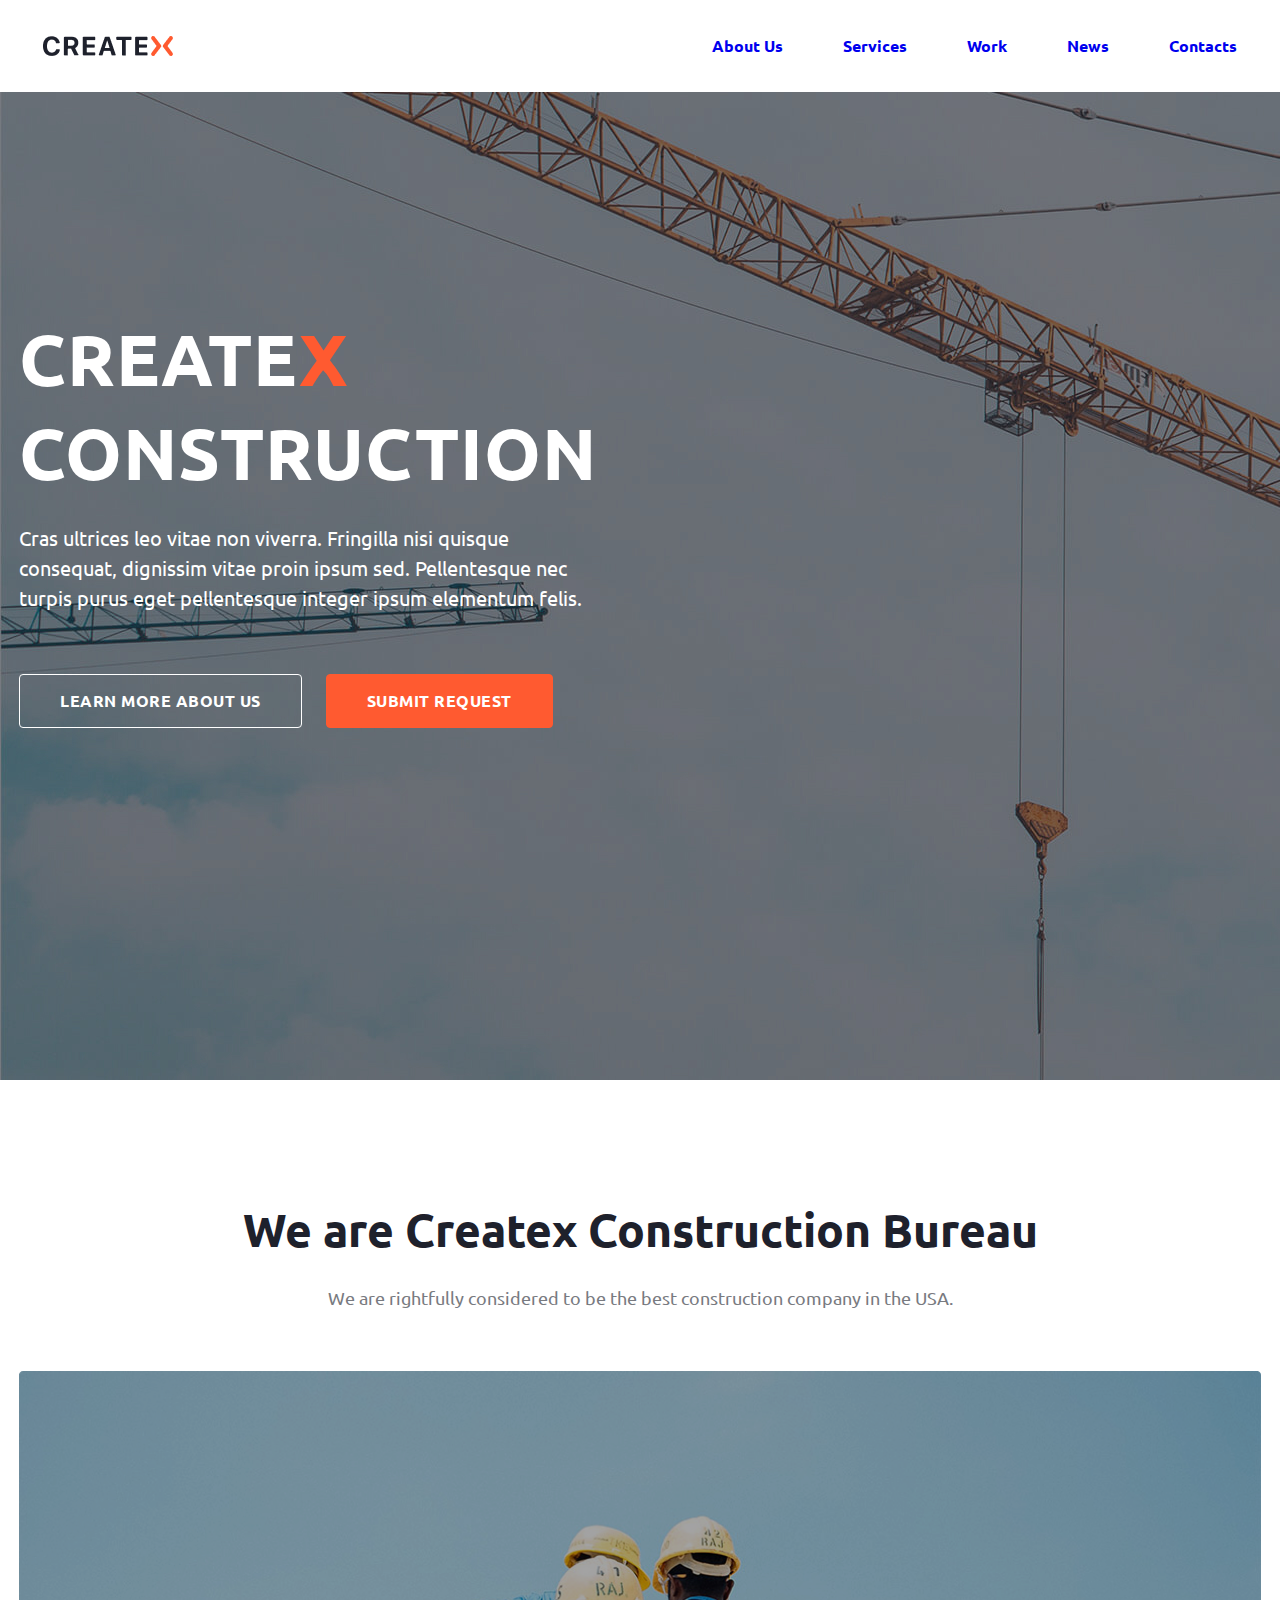
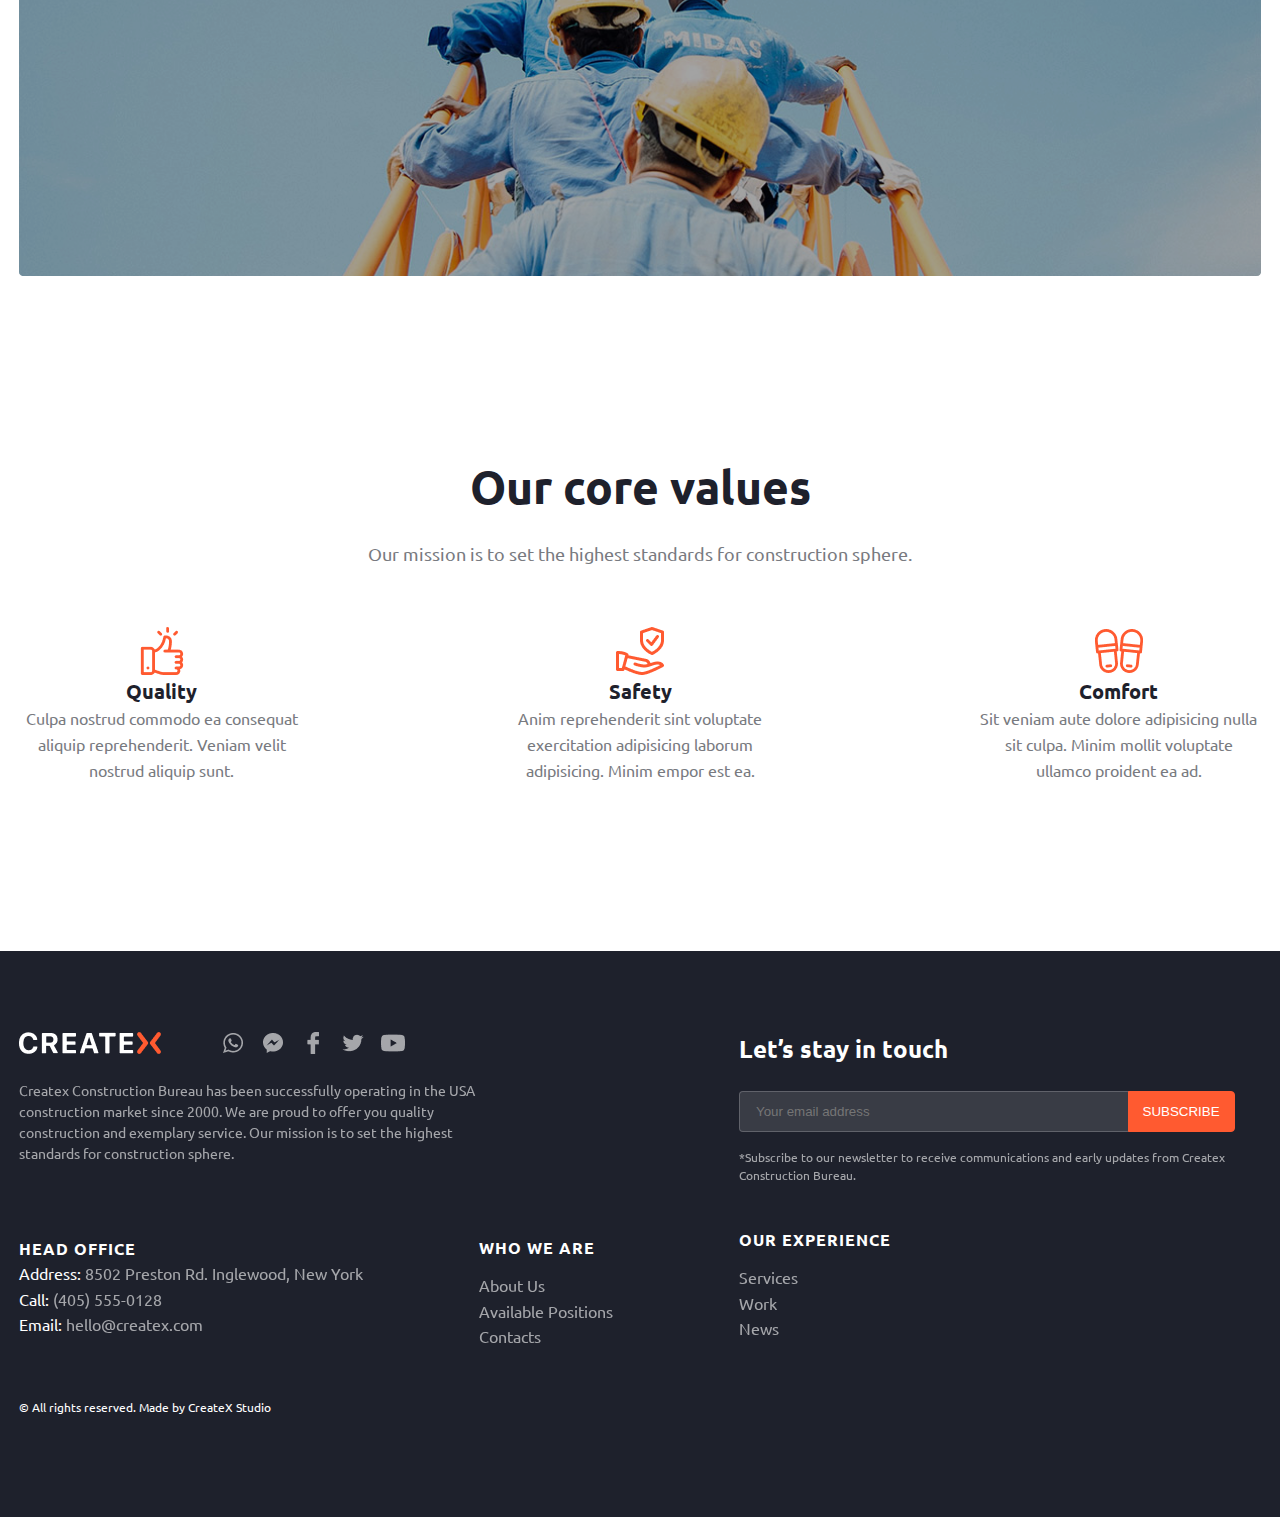
<file: CreateX/index.html>
<!DOCTYPE html>
<html lang="ru">
  <head>
    <meta charset="utf-8" />
    <meta name="viewport" content="width=device-width, initial-scale=1" />

    <link rel="preconnect" href="https://fonts.googleapis.com" />
    <link rel="preconnect" href="https://fonts.gstatic.com" crossorigin />
    <link
      href="https://fonts.googleapis.com/css2?family=Lato:wght@700;900&family=Ubuntu:wght@400;700&display=swap"
      rel="stylesheet"
    />

    <title>CreateX</title>

    <link rel="stylesheet" href="index.css" />
    <link
      href="https://cdn.jsdelivr.net/npm/bootstrap@5.3.2/dist/css/bootstrap.min.css"
      rel="stylesheet"
      integrity="sha384-T3c6CoIi6uLrA9TneNEoa7RxnatzjcDSCmG1MXxSR1GAsXEV/Dwwykc2MPK8M2HN"
      crossorigin="anonymous"
    />
  </head>
  <body>
    <div class="wrapper">
      <header>
        <div class="_container">
          <nav class="navbar">
            <a href="index.html" class="nav-branding">
              <img src="img/logo.png" alt="logo" />
            </a>

            <ul class="nav-menu">
              <li class="nav-item">
                <a href="#" class="nav-link">About Us</a>
              </li>
              <li class="nav-item">
                <a href="services.html" class="nav-link">Services</a>
              </li>
              <li class="nav-item">
                <a href="our_work.html" class="nav-link">Work</a>
              </li>
              <li class="nav-item">
                <a href="#" class="nav-link">News</a>
              </li>
              <li class="nav-item">
                <a href="#" class="nav-link">Contacts</a>
              </li>
            </ul>
            <div class="hamburger">
              <span class="bar"></span>
              <span class="bar"></span>
              <span class="bar"></span>
            </div>
          </nav>
        </div>
      </header>
      <main class="page">
        <div class="page__main-block main-block">
          <div class="main-block__container _container">
            <div class="main-block__body">
              <h1 class="main-block__title">
                CREATE<span class="color__text">X</span> <br />
                CONSTRUCTION
              </h1>
              <div class="main-block__text">
                Cras ultrices leo vitae non viverra. Fringilla nisi quisque
                <br />
                consequat, dignissim vitae proin ipsum sed. Pellentesque nec
                <br />
                turpis purus eget pellentesque integer ipsum elementum felis.
                <br />
              </div>
              <div class="main-block__buttons">
                <a class="main-block__button" href="">LEARN MORE ABOUT US</a>
                <a class="main-block__button main-block__button__orange" href=""
                  >SUBMIT REQUEST</a
                >
              </div>
            </div>
          </div>
        </div>
      </main>
      <div class="page__video-block video">
        <div class="video__container _container">
          <h2 class="video-block__title">We are Createx Construction Bureau</h2>
          <div class="video-block__text">
            We are rightfully considered to be the best construction company in
            the USA.
          </div>
          <div class="img">
            <img class="img" src="img/video_image.png" alt="video-image" />
          </div>
        </div>
      </div>
      <div class="page__values-block">
        <div class="values__container _container">
          <h3 class="values-block__title">Our core values</h3>
          <div class="values-block__text">
            Our mission is to set the highest standards for construction sphere.
          </div>
          <div class="icon-boxes">
            <div class="quality ic">
              <img src="img/ic-like.png" alt="ic-like" />
              <div class="icon-boxes__title">Quality</div>
              <div class="icon-boxes__text">
                Culpa nostrud commodo ea consequat aliquip reprehenderit. Veniam
                velit nostrud aliquip sunt.
              </div>
            </div>
            <div class="safety ic">
              <img src="img/ic-hand.png" alt="ic-like" />
              <div class="icon-boxes__title">Safety</div>
              <div class="icon-boxes__text">
                Anim reprehenderit sint voluptate exercitation adipisicing
                laborum adipisicing. Minim empor est ea.
              </div>
            </div>
            <div class="comfort ic">
              <img src="img/ic-slippers.png" alt="ic-like" />
              <div class="icon-boxes__title">Comfort</div>
              <div class="icon-boxes__text">
                Sit veniam aute dolore adipisicing nulla sit culpa. Minim mollit
                voluptate ullamco proident ea ad.
              </div>
            </div>
          </div>
        </div>
      </div>
      <!-- <div class="page__request-form">
        <div class="request-form__container _container">
          <h4 class="request-form__title">
            Want to know more? Ask us a question:
          </h4>
          <div class="request-form">
            <div class="name">.</div>
            <div class="phone"></div>
            <div class="meassage"></div>
            <div class="request-form__button">SEND</div>
          </div>
        </div>
      </div> -->
      <footer class="footer">
        <div class="footer-block _container">
          <div class="left-side__footer">
            <div class="logo_and_socials">
              <div class="img__logo">
                <img src="img/logo_bright.png" alt="logo" />
              </div>
              <div class="socials">
                <a class="socials_logo" href="">
                  <img src="img/Whatsapp.png" alt="" />
                </a>
                <a class="socials_logo" href="">
                  <img src="img/Messanger.png" alt="" />
                </a>
                <a class="socials_logo" href="">
                  <img src="img/Facebook.png" alt="" />
                </a>
                <a class="socials_logo" href="">
                  <img src="img/Twitter.png" alt="" />
                </a>
                <a class="socials_logo" href="">
                  <img src="img/YouTube.png" alt="" />
                </a>
              </div>
            </div>
            <div class="footer__text">
              Createx Construction Bureau has been successfully operating in the
              USA construction market since 2000. We are proud to offer you
              quality construction and exemplary service. Our mission is to set
              the highest standards for construction sphere.
            </div>
            <div class="contacts">
              <h4 class="footer__title">HEAD OFFICE</h4>
              <div class="footer__text__contacts">
                Address:<span class="footer__faded__text">
                  8502 Preston Rd. Inglewood, New York</span
                >
              </div>
              <div class="footer__text__contacts">
                Call:<span class="footer__faded__text"> (405) 555-0128</span>
              </div>
              <div class="footer__text__contacts">
                Email:<span class="footer__faded__text">
                  hello@createx.com</span
                >
              </div>
            </div>
            <div class="copyright">
              © All rights reserved. Made by CreateX Studio
            </div>
          </div>
          <div class="center-side__footer">
            <div class="who-we-are">
              <div class="footer__title">WHO WE ARE</div>
              <div class="links-block">
                <a class="links" href="">About Us</a>
                <a class="links" href="">Available Positions</a>
                <a class="links" href="">Contacts</a>
              </div>
            </div>
          </div>
          <div class="right-side__footer">
            <div class="subscribe">
              <div class="footer__title__right">Let’s stay in touch</div>
              <form class="footer__form">
                <input
                  type="text"
                  class="footer-main-block__input"
                  name="email"
                  id="email"
                  placeholder="Your email address "
                />
                <button class="footer-main-block__button" type="submit">
                  subscribe
                </button>
              </form>
              <div class="footer__text__right">
                *Subscribe to our newsletter to receive communications and early
                updates from Createx Construction Bureau.
              </div>
              <div class="experience">
                <div class="footer__title">OUR EXPERIENCE</div>
                <div class="links-block">
                  <a href="" class="links">Services</a>
                  <a href="" class="links">Work</a>
                  <a href="" class="links">News</a>
                </div>
              </div>
            </div>
          </div>
        </div>
      </footer>
    </div>

    <script src="script.js"></script>
    <script
      src="https://cdn.jsdelivr.net/npm/bootstrap@5.3.2/dist/js/bootstrap.bundle.min.js"
      integrity="sha384-C6RzsynM9kWDrMNeT87bh95OGNyZPhcTNXj1NW7RuBCsyN/o0jlpcV8Qyq46cDfL"
      crossorigin="anonymous"
    ></script>
  </body>
</html>
</file>
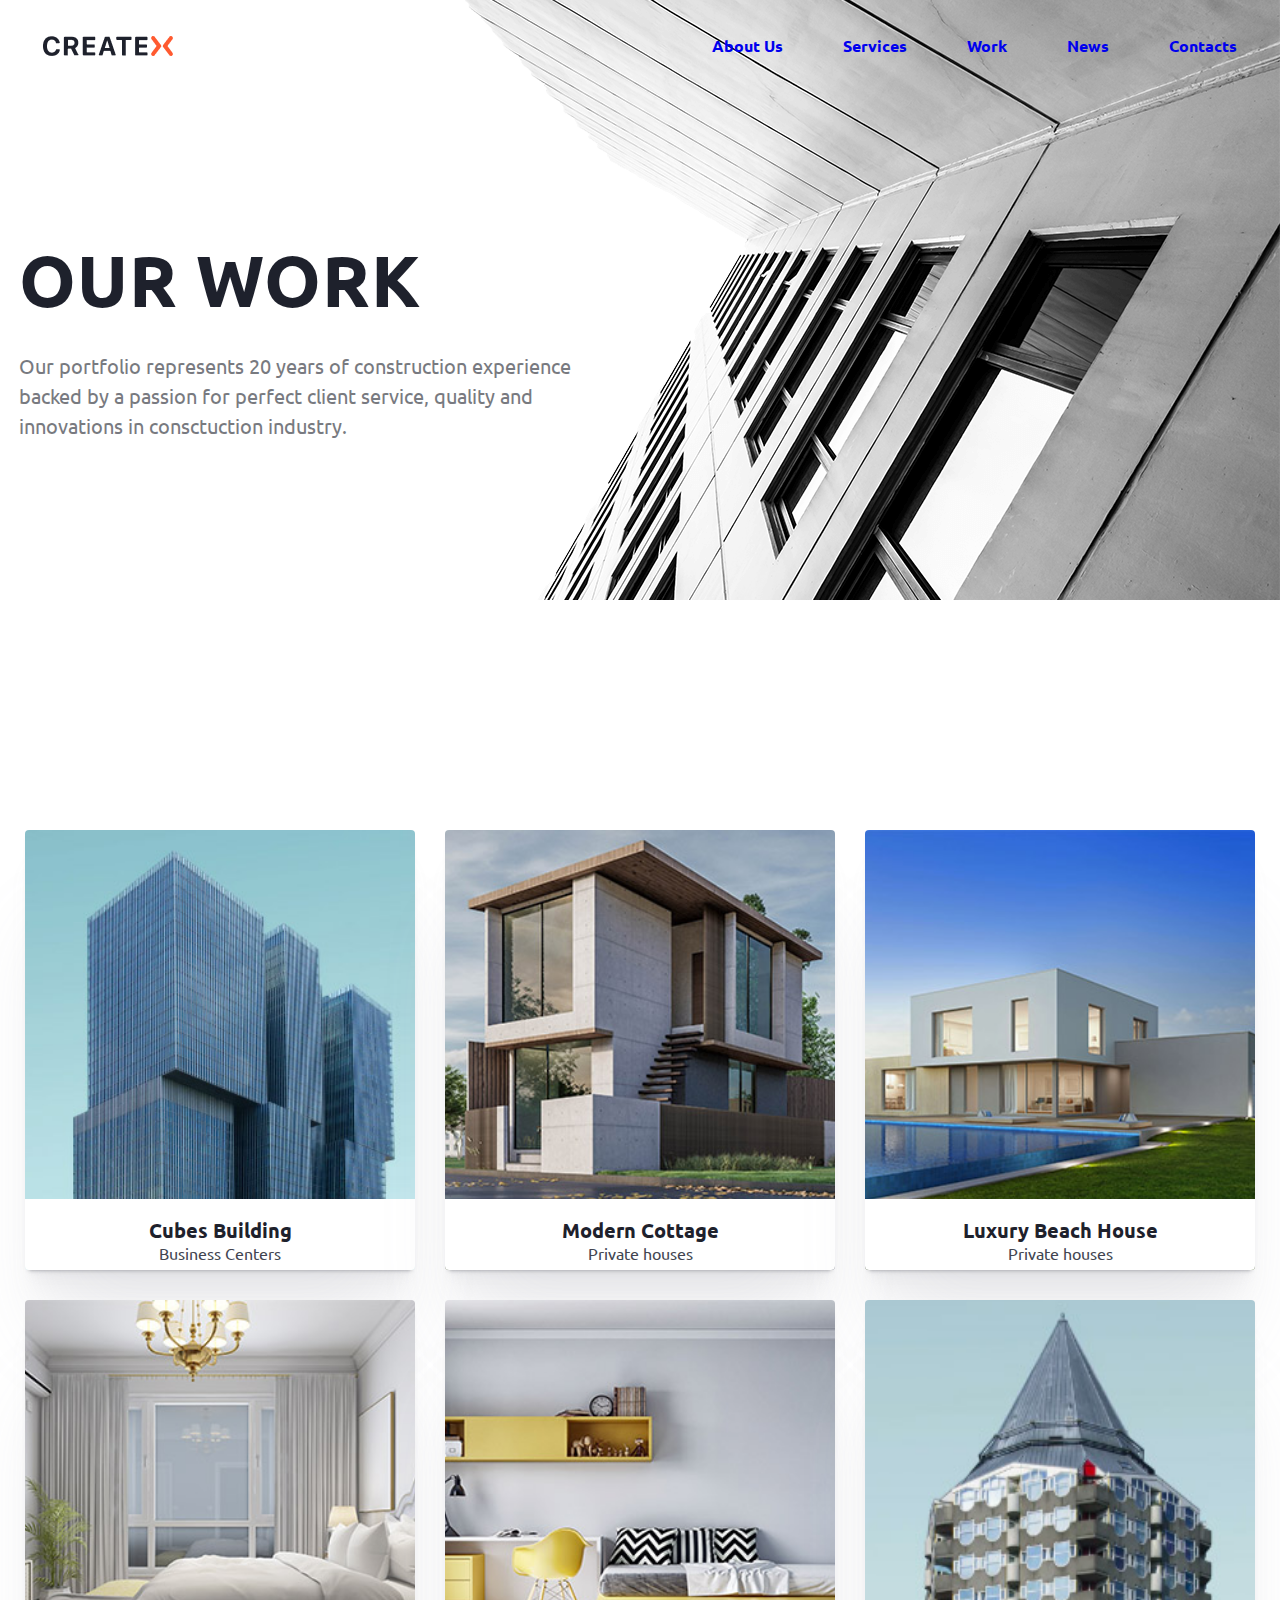
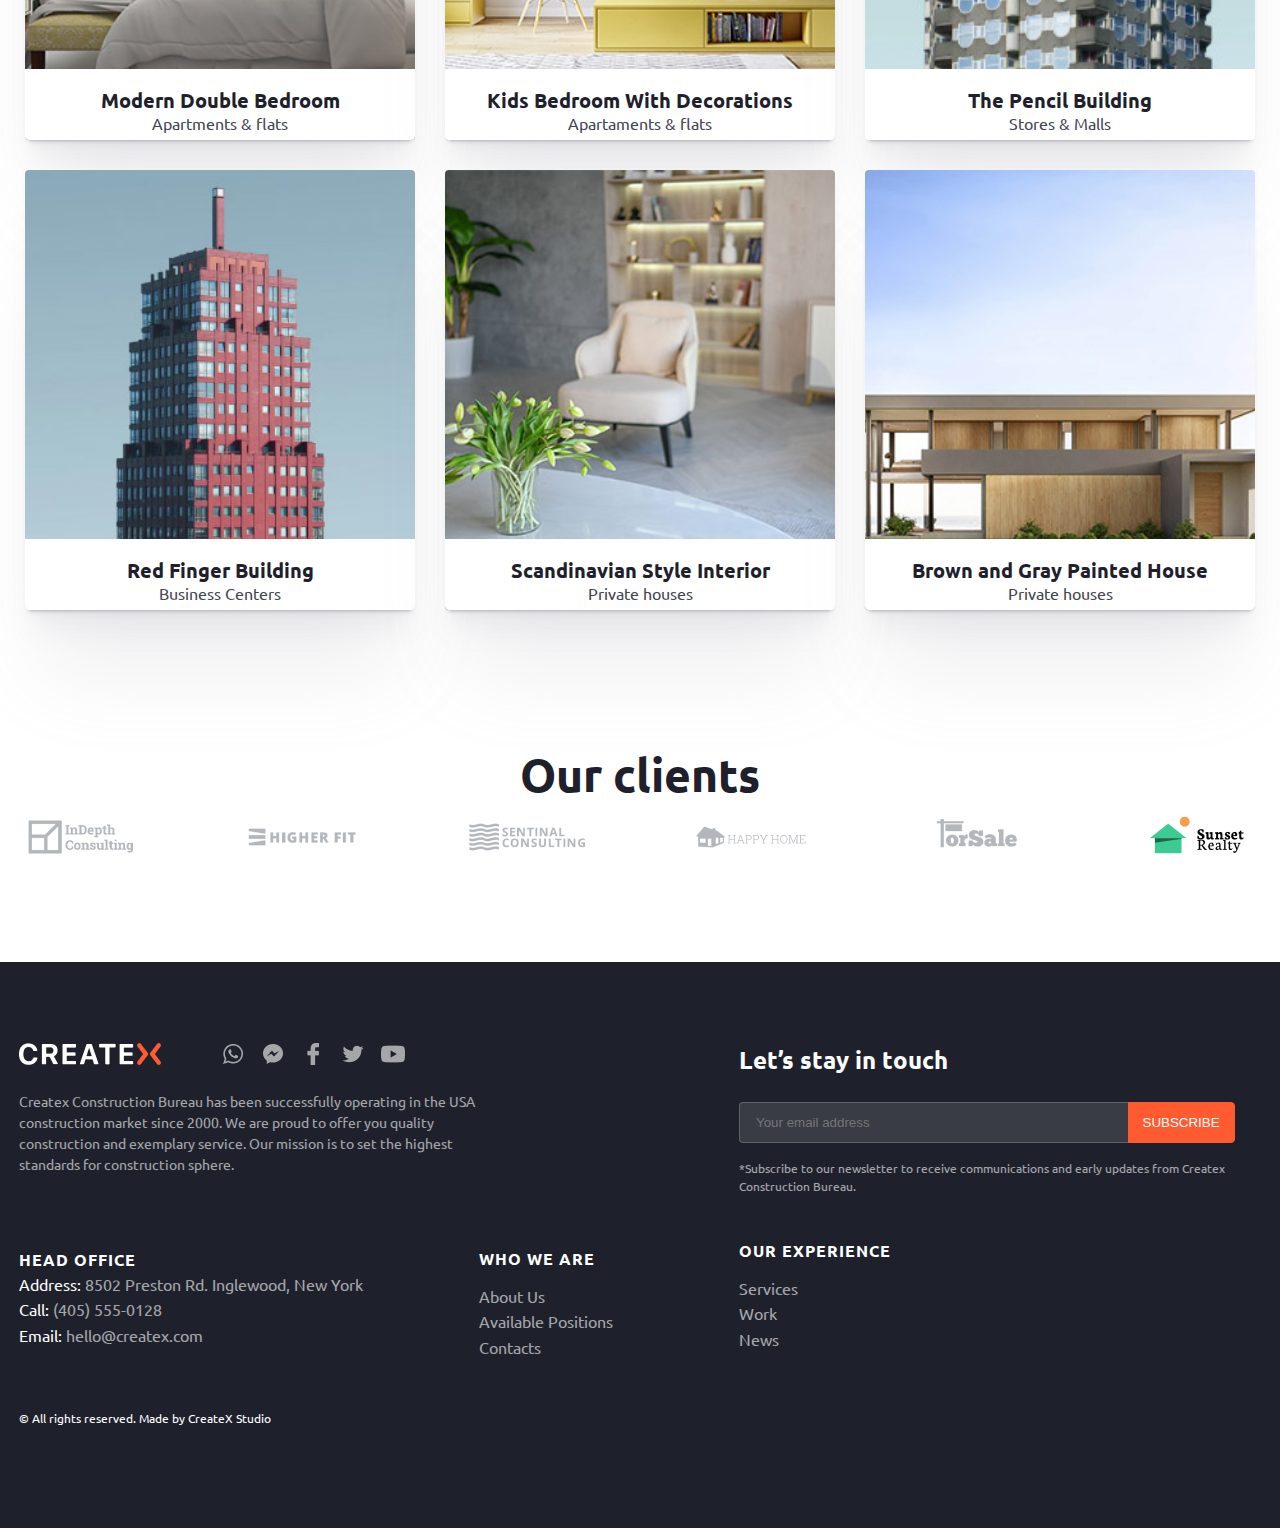
<file: CreateX/our_work.html>
<!DOCTYPE html>
<html lang="ru">
  <head>
    <meta charset="UTF-8" />
    <meta name="viewport" content="width=device-width, initial-scale=1.0" />

    <link rel="preconnect" href="https://fonts.googleapis.com" />
    <link rel="preconnect" href="https://fonts.gstatic.com" crossorigin />
    <link
      href="https://fonts.googleapis.com/css2?family=Lato:wght@700;900&family=Ubuntu:wght@400;700&display=swap"
      rel="stylesheet"
    />

    <title>CreateX</title>

    <link rel="stylesheet" href="index.css" />
    <link
      href="https://cdn.jsdelivr.net/npm/bootstrap@5.3.2/dist/css/bootstrap.min.css"
      rel="stylesheet"
      integrity="sha384-T3c6CoIi6uLrA9TneNEoa7RxnatzjcDSCmG1MXxSR1GAsXEV/Dwwykc2MPK8M2HN"
      crossorigin="anonymous"
    />
  </head>
  <body>
    <div class="wrapper">
      <header>
        <div class="our_work_background">
          <div class="_container">
            <nav class="navbar">
              <a href="index.html" class="nav-branding">
                <img src="img/logo.png" alt="logo" />
              </a>

              <ul class="nav-menu">
                <li class="nav-item">
                  <a href="#" class="nav-link">About Us</a>
                </li>
                <li class="nav-item">
                  <a href="services.html" class="nav-link">Services</a>
                </li>
                <li class="nav-item">
                  <a href="#" class="nav-link">Work</a>
                </li>
                <li class="nav-item">
                  <a href="#" class="nav-link">News</a>
                </li>
                <li class="nav-item">
                  <a href="#" class="nav-link">Contacts</a>
                </li>
              </ul>
              <div class="hamburger">
                <span class="bar"></span>
                <span class="bar"></span>
                <span class="bar"></span>
              </div>
            </nav>
            <div class="page__title">
              <h1 class="display__1">OUR WORK</h1>
              <div class="text__base__regular">
                Our portfolio represents 20 years of construction experience
                backed by a passion for perfect client service, quality and
                innovations in consctuction industry.
              </div>
            </div>
          </div>
        </div>
      </header>
      <main>
        <div class="portfolio">
          <div class="portfolio__container _container a">
            <div class="portfolio__card">
              <img
                src="img/cubes__building.png"
                alt="Не удалось загрузить изображение"
                class="portfolio__image"
              />
              <div class="portfolio__info">
                <div class="portfolio__info">
                  <p class="portfolio__subtitle lead-bold">Cubes Building</p>
                  <div class="portfolio__small-subtitle small-regular">
                    Business Centers
                  </div>
                  <a
                    href="#"
                    class="portfolio__button button button_color_transparent-orange"
                    >View project</a
                  >
                </div>
              </div>
            </div>
            <div class="portfolio__card">
              <img
                src="img/modern_cottage.png"
                alt="Не удалось загрузить изображение"
                class="portfolio__image"
              />
              <div class="portfolio__info">
                <div class="portfolio__info">
                  <p class="portfolio__subtitle lead-bold">Modern Cottage</p>
                  <div class="portfolio__small-subtitle small-regular">
                    Private houses
                  </div>
                  <a
                    href="#"
                    class="portfolio__button button button_color_transparent-orange"
                    >View project</a
                  >
                </div>
              </div>
            </div>
            <div class="portfolio__card">
              <img
                src="img/luxury_house.png"
                alt="Не удалось загрузить изображение"
                class="portfolio__image"
              />
              <div class="portfolio__info">
                <div class="portfolio__info">
                  <p class="portfolio__subtitle lead-bold">
                    Luxury Beach House
                  </p>
                  <div class="portfolio__small-subtitle small-regular">
                    Private houses
                  </div>
                  <a
                    href="#"
                    class="portfolio__button button button_color_transparent-orange"
                    >View project</a
                  >
                </div>
              </div>
            </div>
            <div class="portfolio__card">
              <img
                src="img/double_bedroom.png"
                alt="Не удалось загрузить изображение"
                class="portfolio__image"
              />
              <div class="portfolio__info">
                <div class="portfolio__info">
                  <p class="portfolio__subtitle lead-bold">
                    Modern Double Bedroom
                  </p>
                  <div class="portfolio__small-subtitle small-regular">
                    Apartments & flats
                  </div>
                  <a
                    href="#"
                    class="portfolio__button button button_color_transparent-orange"
                    >View project</a
                  >
                </div>
              </div>
            </div>
            <div class="portfolio__card">
              <img
                src="img/debdroo_with_decorations.png"
                alt="Не удалось загрузить изображение"
                class="portfolio__image"
              />
              <div class="portfolio__info">
                <div class="portfolio__info">
                  <p class="portfolio__subtitle lead-bold">
                    Kids Bedroom With Decorations
                  </p>
                  <div class="portfolio__small-subtitle small-regular">
                    Apartaments & flats
                  </div>
                  <a
                    href="#"
                    class="portfolio__button button button_color_transparent-orange"
                    >View project</a
                  >
                </div>
              </div>
            </div>
            <div class="portfolio__card">
              <img
                src="img/pencil_building.png"
                alt="Не удалось загрузить изображение"
                class="portfolio__image"
              />
              <div class="portfolio__info">
                <div class="portfolio__info">
                  <p class="portfolio__subtitle lead-bold">
                    The Pencil Building
                  </p>
                  <div class="portfolio__small-subtitle small-regular">
                    Stores & Malls
                  </div>
                  <a
                    href="#"
                    class="portfolio__button button button_color_transparent-orange"
                    >View project</a
                  >
                </div>
              </div>
            </div>
            <div class="portfolio__card">
              <img
                src="img/red_finger.png"
                alt="Не удалось загрузить изображение"
                class="portfolio__image"
              />
              <div class="portfolio__info">
                <div class="portfolio__info">
                  <p class="portfolio__subtitle lead-bold">
                    Red Finger Building
                  </p>
                  <div class="portfolio__small-subtitle small-regular">
                    Business Centers
                  </div>
                  <a
                    href="#"
                    class="portfolio__button button button_color_transparent-orange"
                    >View project</a
                  >
                </div>
              </div>
            </div>
            <div class="portfolio__card">
              <img
                src="img/scandinavian_style.png"
                alt="Не удалось загрузить изображение"
                class="portfolio__image"
              />
              <div class="portfolio__info">
                <div class="portfolio__info">
                  <p class="portfolio__subtitle lead-bold">
                    Scandinavian Style Interior
                  </p>
                  <div class="portfolio__small-subtitle small-regular">
                    Private houses
                  </div>
                  <a
                    href="#"
                    class="portfolio__button button button_color_transparent-orange"
                    >View project</a
                  >
                </div>
              </div>
            </div>
            <div class="portfolio__card">
              <img
                src="img/brown_and_gray.png"
                alt="Не удалось загрузить изображение"
                class="portfolio__image"
              />
              <div class="portfolio__info">
                <div class="portfolio__info">
                  <p class="portfolio__subtitle lead-bold">
                    Brown and Gray Painted House
                  </p>
                  <div class="portfolio__small-subtitle small-regular">
                    Private houses
                  </div>
                  <a
                    href="#"
                    class="portfolio__button button button_color_transparent-orange"
                    >View project</a
                  >
                </div>
              </div>
            </div>
          </div>
        </div>
        <div class="clients">
          <div class="_container">
            <h1 class="our__clients">Our clients</h1>
            <div class="client-logo">
              <a href="#" class="to__client">
                <img
                  src="img/InDepth Consulting Logo - Untitled Page.png"
                  alt=""
                  class="logo__img"
                />
              </a>
              <a href="#" class="to__client">
                <img
                  src="img/Higher Fit Logo - Untitled Page.png"
                  alt=""
                  class="logo__img"
                />
              </a>
              <a href="#" class="to__client">
                <img
                  src="img/Sentinal Consulting Logo.png"
                  alt=""
                  class="logo__img"
                />
              </a>
              <a href="#" class="to__client">
                <img src="img/Happy Home Logo.png" alt="" class="logo__img" />
              </a>
              <a href="#" class="to__client">
                <img src="img/For Sale Logo.png" alt="" class="logo__img" />
              </a>
              <a href="#" class="to__client">
                <img
                  src="img/Sunset Realty Logo.png"
                  alt=""
                  class="logo__img"
                />
              </a>
            </div>
          </div>
        </div>
      </main>
      <footer class="footer">
        <div class="footer-block _container">
          <div class="left-side__footer">
            <div class="logo_and_socials">
              <div class="img__logo">
                <img src="img/logo_bright.png" alt="logo" />
              </div>
              <div class="socials">
                <a class="socials_logo" href="">
                  <img src="img/Whatsapp.png" alt="" />
                </a>
                <a class="socials_logo" href="">
                  <img src="img/Messanger.png" alt="" />
                </a>
                <a class="socials_logo" href="">
                  <img src="img/Facebook.png" alt="" />
                </a>
                <a class="socials_logo" href="">
                  <img src="img/Twitter.png" alt="" />
                </a>
                <a class="socials_logo" href="">
                  <img src="img/YouTube.png" alt="" />
                </a>
              </div>
            </div>
            <div class="footer__text">
              Createx Construction Bureau has been successfully operating in the
              USA construction market since 2000. We are proud to offer you
              quality construction and exemplary service. Our mission is to set
              the highest standards for construction sphere.
            </div>
            <div class="contacts">
              <h4 class="footer__title">HEAD OFFICE</h4>
              <div class="footer__text__contacts">
                Address:<span class="footer__faded__text">
                  8502 Preston Rd. Inglewood, New York</span
                >
              </div>
              <div class="footer__text__contacts">
                Call:<span class="footer__faded__text"> (405) 555-0128</span>
              </div>
              <div class="footer__text__contacts">
                Email:<span class="footer__faded__text">
                  hello@createx.com</span
                >
              </div>
            </div>
            <div class="copyright">
              © All rights reserved. Made by CreateX Studio
            </div>
          </div>
          <div class="center-side__footer">
            <div class="who-we-are">
              <div class="footer__title">WHO WE ARE</div>
              <div class="links-block">
                <a class="links" href="">About Us</a>
                <a class="links" href="">Available Positions</a>
                <a class="links" href="">Contacts</a>
              </div>
            </div>
          </div>
          <div class="right-side__footer">
            <div class="subscribe">
              <div class="footer__title__right">Let’s stay in touch</div>
              <form class="footer__form">
                <input
                  type="text"
                  class="footer-main-block__input"
                  name="email"
                  id="email"
                  placeholder="Your email address "
                />
                <button class="footer-main-block__button" type="submit">
                  subscribe
                </button>
              </form>
              <div class="footer__text__right">
                *Subscribe to our newsletter to receive communications and early
                updates from Createx Construction Bureau.
              </div>
              <div class="experience">
                <div class="footer__title">OUR EXPERIENCE</div>
                <div class="links-block">
                  <a href="" class="links">Services</a>
                  <a href="" class="links">Work</a>
                  <a href="" class="links">News</a>
                </div>
              </div>
            </div>
          </div>
        </div>
      </footer>
    </div>
  </body>
</html>
</file>
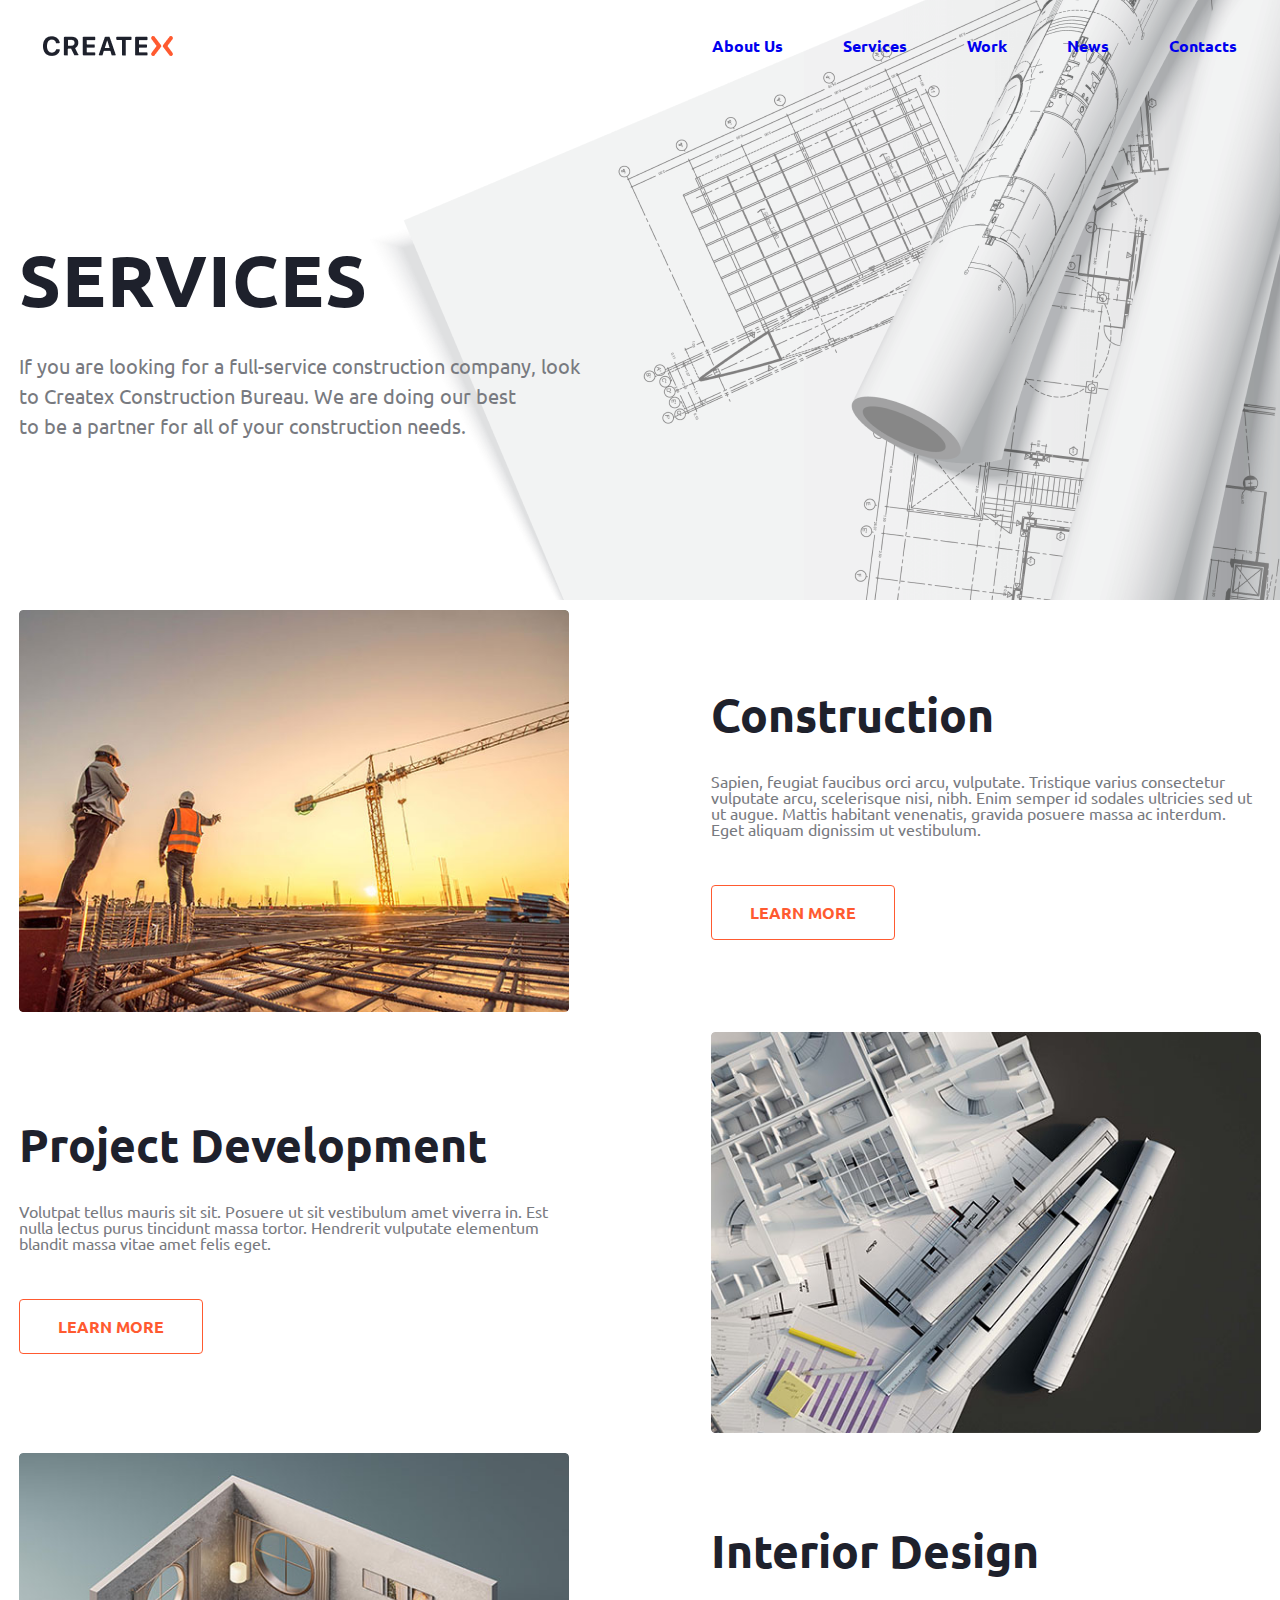
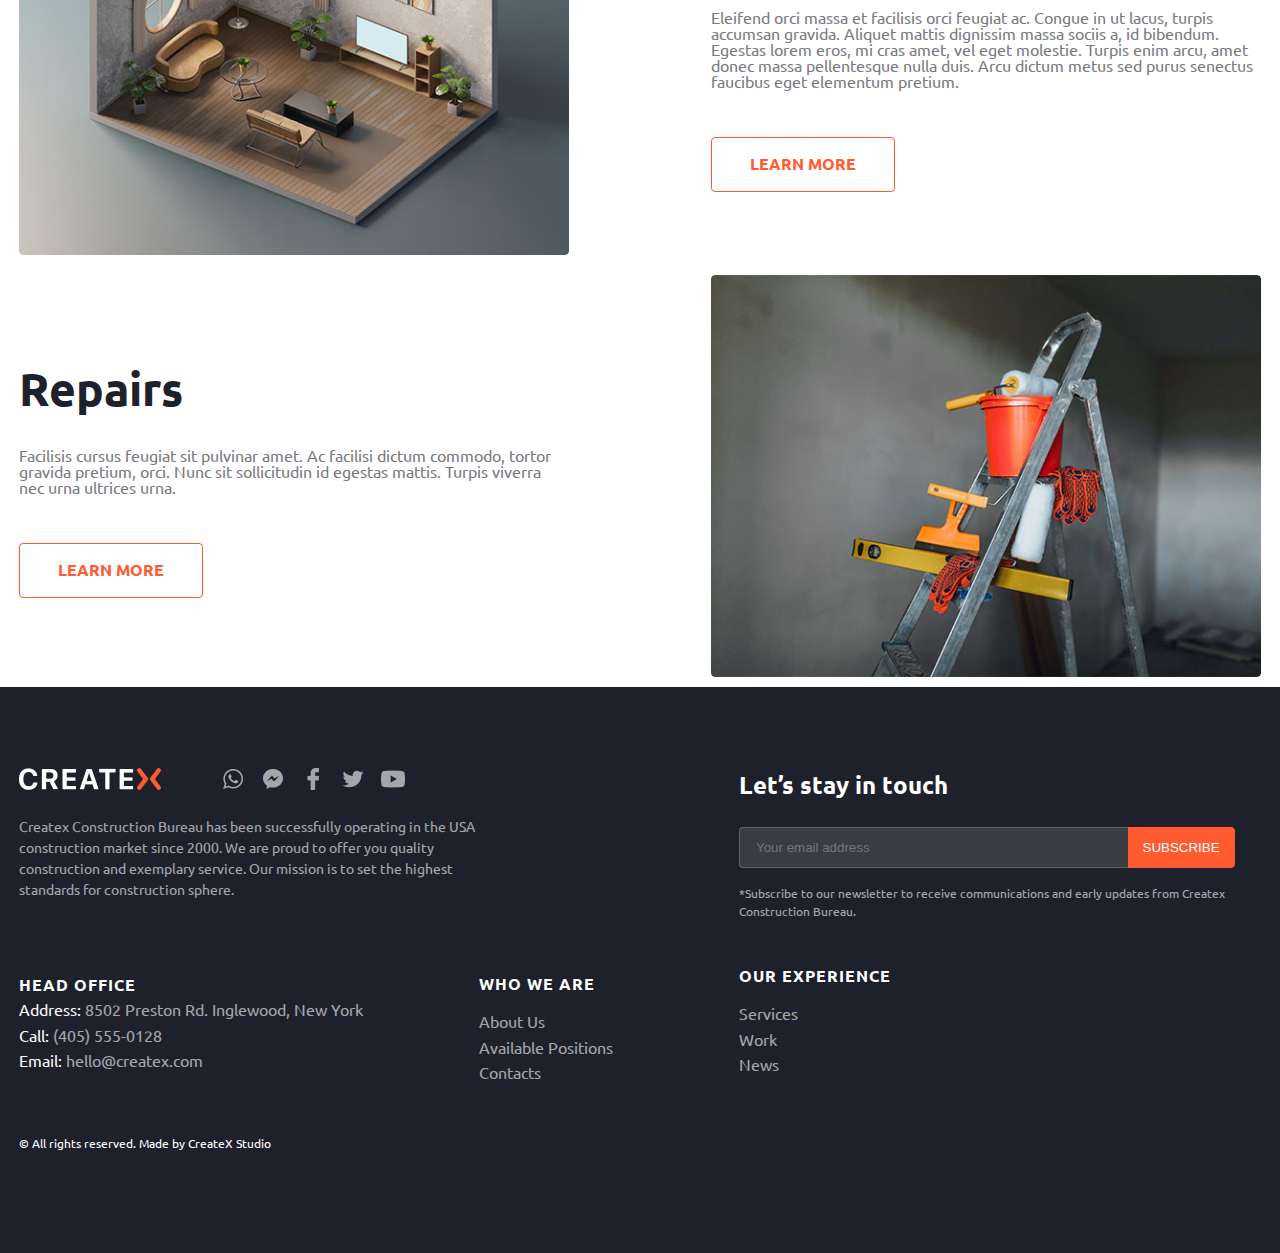
<file: CreateX/services.html>
<!DOCTYPE html>
<html lang="ru">
  <head>
    <meta charset="UTF-8" />
    <meta name="viewport" content="width=device-width, initial-scale=1.0" />

    <link rel="preconnect" href="https://fonts.googleapis.com" />
    <link rel="preconnect" href="https://fonts.gstatic.com" crossorigin />
    <link
      href="https://fonts.googleapis.com/css2?family=Lato:wght@700;900&family=Ubuntu:wght@400;700&display=swap"
      rel="stylesheet"
    />

    <title>CreateX</title>

    <link rel="stylesheet" href="index.css" />
    <link
      href="https://cdn.jsdelivr.net/npm/bootstrap@5.3.2/dist/css/bootstrap.min.css"
      rel="stylesheet"
      integrity="sha384-T3c6CoIi6uLrA9TneNEoa7RxnatzjcDSCmG1MXxSR1GAsXEV/Dwwykc2MPK8M2HN"
      crossorigin="anonymous"
    />
  </head>
  <body>
    <div class="wrapper">
      <header>
        <div class="services__background">
          <div class="_container">
            <nav class="navbar">
              <a href="index.html" class="nav-branding">
                <img src="img/logo.png" alt="logo" />
              </a>

              <ul class="nav-menu">
                <li class="nav-item">
                  <a href="#" class="nav-link">About Us</a>
                </li>
                <li class="nav-item">
                  <a href="#" class="nav-link">Services</a>
                </li>
                <li class="nav-item">
                  <a href="our_work.html" class="nav-link">Work</a>
                </li>
                <li class="nav-item">
                  <a href="#" class="nav-link">News</a>
                </li>
                <li class="nav-item">
                  <a href="#" class="nav-link">Contacts</a>
                </li>
              </ul>
              <div class="hamburger">
                <span class="bar"></span>
                <span class="bar"></span>
                <span class="bar"></span>
              </div>
            </nav>
            <div class="page__title">
              <h1 class="display__1">SERVICES</h1>
              <div class="text__base__regular">
                If you are looking for a full-service construction company, look
                to Createx Construction Bureau. We are doing our best
                to be a partner for all of your construction needs.
              </div>
            </div>
          </div>
        </div>
      </header>
      <div class="services-list">
        <div class="_container">
          <div class="services-list__element">
            <div class="services-list__block">
              <img
                src="img/construction.png"
                alt="Не удалось загрузить изображение"
                class="services-list__image"
              />
            </div>
            <div class="services-list__block">
              <h2 class="services-list__title">Construction</h2>
              <p class="services-list__description">
                Sapien, feugiat faucibus orci arcu, vulputate. Tristique varius
                consectetur vulputate arcu, scelerisque nisi, nibh. Enim semper
                id sodales ultricies sed ut ut augue. Mattis habitant venenatis,
                gravida posuere massa ac interdum. Eget aliquam dignissim ut
                vestibulum.
              </p>
              <a href="#" class="services-list__button">Learn more</a>
            </div>
          </div>
          <div class="services-list__element">
            <div class="services-list__block">
              <h2 class="services-list__title">Project Development</h2>
              <p class="services-list__description">
                Volutpat tellus mauris sit sit. Posuere ut sit vestibulum amet
                viverra in. Est nulla lectus purus tincidunt massa tortor.
                Hendrerit vulputate elementum blandit massa vitae amet felis
                eget.
              </p>
              <a href="#" class="services-list__button">Learn more</a>
            </div>
            <div class="services-list__block">
              <img
                src="img/project_development.png"
                alt="Не удалось загрузить изображение"
                class="services-list__image"
              />
            </div>
          </div>
          <div class="services-list__element">
            <div class="services-list__block">
              <img
                src="img/interior_design.png"
                alt="Не удалось загрузить изображение"
                class="services-list__image"
              />
            </div>
            <div class="services-list__block">
              <h2 class="services-list__title">Interior Design</h2>
              <p class="services-list__description">
                Eleifend orci massa et facilisis orci feugiat ac. Congue in ut
                lacus, turpis accumsan gravida. Aliquet mattis dignissim massa
                sociis a, id bibendum. Egestas lorem eros, mi cras amet, vel
                eget molestie. Turpis enim arcu, amet donec massa pellentesque
                nulla duis. Arcu dictum metus sed purus senectus faucibus eget
                elementum pretium.
              </p>
              <a
                href="#"
                class="services-list__button button button_color_transparent-orange"
                >Learn more</a
              >
            </div>
          </div>
          <div class="services-list__element">
            <div class="services-list__block">
              <h2 class="services-list__title">Repairs</h2>
              <p class="services-list__description">
                Facilisis cursus feugiat sit pulvinar amet. Ac facilisi dictum
                commodo, tortor gravida pretium, orci. Nunc sit sollicitudin id
                egestas mattis. Turpis viverra nec urna ultrices urna.
              </p>
              <a
                href="#"
                class="services-list__button button button_color_transparent-orange"
                >Learn more</a
              >
            </div>
            <div class="services-list__block">
              <img
                src="img/repairs.png"
                alt="Не удалось загрузить изображение"
                class="services-list__image"
              />
            </div>
          </div>
        </div>
      </div>
      <footer class="footer">
        <div class="footer-block _container">
          <div class="left-side__footer">
            <div class="logo_and_socials">
              <div class="img__logo">
                <img src="img/logo_bright.png" alt="logo" />
              </div>
              <div class="socials">
                <a class="socials_logo" href="">
                  <img src="img/Whatsapp.png" alt="" />
                </a>
                <a class="socials_logo" href="">
                  <img src="img/Messanger.png" alt="" />
                </a>
                <a class="socials_logo" href="">
                  <img src="img/Facebook.png" alt="" />
                </a>
                <a class="socials_logo" href="">
                  <img src="img/Twitter.png" alt="" />
                </a>
                <a class="socials_logo" href="">
                  <img src="img/YouTube.png" alt="" />
                </a>
              </div>
            </div>
            <div class="footer__text">
              Createx Construction Bureau has been successfully operating in the
              USA construction market since 2000. We are proud to offer you
              quality construction and exemplary service. Our mission is to set
              the highest standards for construction sphere.
            </div>
            <div class="contacts">
              <h4 class="footer__title">HEAD OFFICE</h4>
              <div class="footer__text__contacts">
                Address:<span class="footer__faded__text">
                  8502 Preston Rd. Inglewood, New York</span
                >
              </div>
              <div class="footer__text__contacts">
                Call:<span class="footer__faded__text"> (405) 555-0128</span>
              </div>
              <div class="footer__text__contacts">
                Email:<span class="footer__faded__text">
                  hello@createx.com</span
                >
              </div>
            </div>
            <div class="copyright">
              © All rights reserved. Made by CreateX Studio
            </div>
          </div>
          <div class="center-side__footer">
            <div class="who-we-are">
              <div class="footer__title">WHO WE ARE</div>
              <div class="links-block">
                <a class="links" href="">About Us</a>
                <a class="links" href="">Available Positions</a>
                <a class="links" href="">Contacts</a>
              </div>
            </div>
          </div>
          <div class="right-side__footer">
            <div class="subscribe">
              <div class="footer__title__right">Let’s stay in touch</div>
              <form class="footer__form">
                <input
                  type="text"
                  class="footer-main-block__input"
                  name="email"
                  id="email"
                  placeholder="Your email address "
                />
                <button class="footer-main-block__button" type="submit">
                  subscribe
                </button>
              </form>
              <div class="footer__text__right">
                *Subscribe to our newsletter to receive communications and early
                updates from Createx Construction Bureau.
              </div>
              <div class="experience">
                <div class="footer__title">OUR EXPERIENCE</div>
                <div class="links-block">
                  <a href="" class="links">Services</a>
                  <a href="" class="links">Work</a>
                  <a href="" class="links">News</a>
                </div>
              </div>
            </div>
          </div>
        </div>
      </footer>
    </div>
  </body>
</html>
</file>
<file: CreateX/index.css>
* {
  padding: 0;
  margin: 0;
  box-sizing: border-box;
}
a,
a:visited {
  text-decoration: none;
}
body {
  height: 100%;
  line-height: 1;
  font-size: 16px;
  color: #424551;
  font-family: Ubuntu;
}
ul {
  list-style-type: none;
  text-decoration: none;
}
a {
  text-decoration: none;
}
.wrapper {
  min-height: 100%;
  overflow: hidden;
  display: flex;
  flex-direction: column;
}
._container {
  max-width: 1242px;
  margin: 0px auto;
  padding: 0px 15px;
  box-sizing: content-box;
}
/* Шапка */
.navbar {
  min-height: 92px;
  display: flex;
  justify-content: space-between;
  align-items: center;
  padding: 0 24px;
}
.nav-menu {
  display: flex;
  justify-content: space-between;
  align-items: center;
  gap: 60px;
  margin-bottom: 0;
}
.nav-item {
  color: var(--gray-800, #424551);
  transition: 0.1s ease;
  font-family: Ubuntu;
  font-size: 16px;
  font-style: normal;
  font-weight: 700;
  line-height: 160%;
}
.nav-item:hover {
  color: #ff5a30;
}
.hamburger {
  display: none;
  cursor: pointer;
}
.bar {
  display: block;
  width: 25px;
  height: 3px;
  margin: 5px auto;
  -webkit-transition: all 0.3s ease-in-out;
  transition: all 0.3s ease-in-out;
  background-color: #424551;
}

@media (max-width: 768px) {
  .hamburger {
    display: block;
  }
  .hamburger.active .bar:nth-child(2) {
    opacity: 0;
  }
  .hamburger.active .bar:nth-child(1) {
    transform: translateY(8px) rotate(45deg);
  }
  .hamburger.active .bar:nth-child(3) {
    transform: translateY(-8px) rotate(-45deg);
  }

  .nav-menu {
    position: fixed;
    right: -100%;
    top: 92px;
    gap: 0;
    flex-direction: column;
    background-color: white;
    width: 100%;
    text-align: center;
    transition: 0.3s;
  }

  .nav-item {
    margin: 16px 0;
  }
  .nav-menu.active {
    right: 0;
    padding-left: 0;
  }
}
.page {
  background-image: url(img/bg-image.jpg);
  background-size: cover;
  min-height: 988px;
}
.color__text {
  color: #ff5a30;
}
.main-block__title {
  color: #fff;
  font-family: Ubuntu;
  font-size: 72px;
  font-style: normal;
  font-weight: 700;
  line-height: 130%;
  letter-spacing: 1px;
}

.main-block__text {
  color: #fff;
  font-family: Ubuntu;
  font-size: 20px;
  font-style: normal;
  font-weight: 400;
  line-height: 150%;
  margin-top: 24px;
}

.main-block__body {
  margin-top: 220px;
}
.main-block__buttons {
  display: inline-flex;
  margin-top: 61px;
  color: var(--white, #fff);
  text-align: center;
  font-family: Ubuntu;
  font-size: 16px;
  font-style: normal;
  font-weight: 700;
  line-height: 325%;
  letter-spacing: 0.5px;
  text-transform: uppercase;
  flex-wrap: wrap;
}
.main-block__button {
  display: flex;
  padding: 0px 40px;
  flex-direction: column;
  align-items: center;
  gap: 10px;
  border-radius: 4px;
  border: 1px solid var(--white, #fff);
  min-height: 40px;
  text-decoration: none;
  color: #fff;
}
.main-block__button:not(:last-child) {
  margin-right: 24px;
}
.main-block__button__orange {
  border-radius: 4px;
  background: var(--primary, #ff5a30);
  border-color: #ff5a30;
}
@media (max-width: 992px) {
  .main-block__title {
    font-size: 42px;
    font-style: normal;
    font-weight: 700;
    line-height: 130%;
    letter-spacing: 0.5px;
  }
}
@media (max-width: 560px) {
  .main-block__button:not(:last-child) {
    margin-right: 24px;
    margin-bottom: 20px;
  }
}

/* video-block */
@media (max-width: 992px) {
  .video-block__text {
    margin-top: 10px;
    font-family: Ubuntu;
    font-size: 12px;
    font-style: normal;
    font-weight: 400;
    line-height: 100%;
    margin-bottom: 30px;
  }
  .video-block__title {
    font-size: 36px;
    line-height: 100%;
  }
}
.video-block__title {
  text-align: center;
  font-family: Ubuntu;
  font-size: 46px;
  font-style: normal;
  font-weight: 700;
  line-height: 130%;
  color: var(--gray-900, #1e212c);
}
.page__video-block {
  padding-top: 120px;
  background-color: #fff;
}

.video-block__text {
  margin-top: 24px;
  color: var(--gray-700, #787a80);
  text-align: center;
  font-family: Ubuntu;
  font-size: 18px;
  font-style: normal;
  font-weight: 400;
  line-height: 150%;
  margin-bottom: 60px;
}
.img {
  filter: brightness(80%);
  width: 100%;
}

/* values */

.icon-boxes {
  display: flex;
  justify-content: space-between;
  flex-wrap: wrap;
  margin-bottom: 168px;
}
.values-block__title {
  color: var(--gray-900, #1e212c);
  text-align: center;
  font-family: Ubuntu;
  font-size: 46px;
  font-style: normal;
  font-weight: 700;
  line-height: 130%;
  margin-top: 180px;
}
.values-block__text {
  color: var(--gray-700, #787a80);
  text-align: center;
  font-family: Ubuntu;
  font-size: 18px;
  font-style: normal;
  font-weight: 400;
  line-height: 150%;
  margin-top: 24px;
}
.icon-boxes {
  margin-top: 60px;
}
.icon-boxes__title {
  color: var(--gray-900, #1e212c);
  text-align: center;
  font-family: Ubuntu;
  font-size: 20px;
  font-style: normal;
  font-weight: 700;
  line-height: 150%;
}
.icon-boxes__text {
  color: var(--gray-700, #787a80);
  text-align: center;
  font-family: Ubuntu;
  font-size: 16px;
  font-style: normal;
  font-weight: 400;
  line-height: 160%;
  max-width: 285px;
}
.ic {
  text-align: center;
}
@media (max-width: 992px) {
  .icon-boxes {
    justify-content: center;
  }
  .icon-boxes:last-child {
    margin-bottom: 108px;
  }
  .values-block__title {
    margin-top: 100px;
  }
}
/* Footer */
.footer {
  background-color: #1e212c;
  min-height: 566px;
}
.socials {
  display: flex;
  flex-wrap: wrap;
  margin-left: 60px;
}
.socials_logo:not(:first-child) {
  margin-left: 16px;
}
.socials_logo {
  text-decoration: none;
}
.footer-block {
  display: flex;
}
.left-side__footer {
  margin-top: 80px;
  max-width: 460px;
}
.logo_and_socials {
  display: flex;
}
.footer__text {
  color: var(--white, #fff);
  font-family: Ubuntu;
  font-size: 14px;
  font-style: normal;
  font-weight: 400;
  line-height: 150%;
  opacity: 0.6;
  margin-top: 24px;
}
.footer__title {
  color: #fff;
  font-family: Ubuntu;
  font-size: 16px;
  font-style: normal;
  font-weight: 700;
  line-height: 150%;
  letter-spacing: 1px;
  text-transform: uppercase;
  margin-top: 73px;
}
.footer__text__contacts {
  color: var(--white, #fff);
  /* base/regular */
  font-family: Ubuntu;
  font-size: 16px;
  font-style: normal;
  font-weight: 400;
  line-height: 160%; /* 25.6px */
}
.footer__faded__text {
  color: var(--white, #fff);
  /* base/regular */
  font-family: Ubuntu;
  font-size: 16px;
  font-style: normal;
  font-weight: 400;
  line-height: 160%; /* 25.6px */
  opacity: 0.6;
}
.copyright {
  color: var(--white, #fff);
  font-family: Ubuntu;
  font-size: 12px;
  font-style: normal;
  font-weight: 400;
  line-height: 150%;
  margin-top: 60px;
}
.who-we-are {
  margin-top: 285px;
}
.links-block {
  display: flex;
  flex-wrap: wrap;
  flex-direction: column;
  margin-top: 13px;
}
.center-side__footer {
  min-width: 260px;
}
.links {
  text-decoration: none;
  color: var(--white, #fff);
  /* base/regular */
  font-family: Ubuntu;
  font-size: 16px;
  font-style: normal;
  font-weight: 400;
  line-height: 160%;
  opacity: 0.6;
}
.footer__title__right {
  font-family: Ubuntu;
  font-size: 24px;
  font-style: normal;
  font-weight: 700;
  line-height: 150%;
  color: #fff;
  margin-top: 80px;
}
.footer__text__right {
  margin-top: 16px;
  font-family: Ubuntu;
  font-size: 12px;
  font-style: normal;
  font-weight: 400;
  line-height: 150%;
  color: #fff;
  opacity: 0.6;
}
.experience {
  margin-top: -29px;
}

/* footer__form */
.footer__form {
  display: flex;
  flex-wrap: wrap;
  margin-top: 24px;
}
.footer-main-block__input {
  background: rgba(255, 255, 255, 0.12);
  border: 1px solid rgba(255, 255, 255, 0.2);
  border-radius: 4px;
  padding: 12px 16px;
  width: 75%;
}
.footer-main-block__button {
  padding: 12px 14px;
  background-color: #ff5a30;
  text-transform: uppercase;
  color: #fff;
  border: 1px solid #ff5a30;
  margin-left: -3px;
  border-radius: 0 4px 4px 0;
}
@media (max-width: 776px) {
  .socials_logo:not(:first-child) {
    margin-left: 0px;
  }
  .center-side__footer {
    min-width: 114px;
  }
}
@media (max-width: 576px) {
  .center-side__footer {
    min-width: 94px;
  }
}

/* services.html */
.services__background {
  background: url(img/services_bg.png);
  background-repeat: no-repeat;
  min-height: 600px;
  background-position: right;
}
.display__1 {
  margin-top: 141px;
  color: var(--gray-900, #1e212c);
  font-family: Ubuntu;
  font-size: 72px;
  font-style: normal;
  font-weight: 700;
  line-height: 130%; /* 93.6px */
  letter-spacing: 1px;
}
.text__base__regular {
  color: var(--gray-700, #787a80);
  /* lead/regular */
  font-family: Ubuntu;
  font-size: 20px;
  font-style: normal;
  font-weight: 400;
  line-height: 150%;
  max-width: 600px;
  margin-top: 24px;
}
.company__services {
  margin-top: 120px;
}
.construction {
  display: flex;
  gap: 80px;
}
.text__for__img {
  margin-top: 76px;
  width: 100%;
}
.services__img {
  width: 100%;
  float: right;
}
.learn__more {
  margin-top: 48px;
  text-decoration: none;
  display: flex;
  padding: 0px 32px;
  flex-direction: column;
  align-items: center;
  gap: 10px;
  border-radius: 4px;
  border: 1px solid var(--primary, #ff5a30);
  max-width: 180px;
}
.btn__text {
  color: var(--primary, #ff5a30);
  text-align: center;
  font-family: Ubuntu;
  font-size: 14px;
  font-style: normal;
  font-weight: 700;
  line-height: 44px; /* 314.286% */
  letter-spacing: 0.5px;
  text-transform: uppercase;
}
.services__img {
  width: 100%;
}
.services-list {
  --swiper-theme-color: #007aff;
  --swiper-navigation-size: 44px;
  -webkit-text-size-adjust: 100%;
  margin: 0;
  padding: 0;
  border: 0;
  color: #787a80;
  font-size: 1rem;
  line-height: 100%;
  font-family: "Ubuntu", sans-serif;
  box-sizing: border-box;
}
.services-list__element {
  --swiper-theme-color: #007aff;
  --swiper-navigation-size: 44px;
  -webkit-text-size-adjust: 100%;
  margin: 0;
  padding: 0;
  border: 0;
  color: #787a80;
  font-size: 1rem;
  line-height: 100%;
  font-family: "Ubuntu", sans-serif;
  box-sizing: border-box;
  display: flex;
  justify-content: space-between;
  gap: 40px;
  align-items: center;
}
.services-list__block {
  --swiper-theme-color: #007aff;
  --swiper-navigation-size: 44px;
  -webkit-text-size-adjust: 100%;
  padding: 0;
  border: 0;
  color: #787a80;
  font-size: 1rem;
  line-height: 100%;
  font-family: "Ubuntu", sans-serif;
  box-sizing: border-box;
  flex-basis: 550px;
  margin: 10px 0;
}
.services-list__image {
  --swiper-theme-color: #007aff;
  --swiper-navigation-size: 44px;
  -webkit-text-size-adjust: 100%;
  margin: 0;
  padding: 0;
  border: 0;
  color: #787a80;
  font-size: 1rem;
  line-height: 100%;
  font-family: "Ubuntu", sans-serif;
  box-sizing: border-box;
  vertical-align: top;
  max-width: 100%;
  border-radius: 4px;
}
.services-list__title {
  --swiper-theme-color: #007aff;
  --swiper-navigation-size: 44px;
  -webkit-text-size-adjust: 100%;
  margin: 0;
  padding: 0;
  border: 0;
  font-family: "Ubuntu", sans-serif;
  box-sizing: border-box;
  font-weight: 700;
  color: #1e212c;
  max-width: 90vw;
  overflow: hidden;
  text-overflow: ellipsis;
  line-height: 150%;
  font-size: 2.875rem;
}
.services-list__description {
  --swiper-theme-color: #007aff;
  --swiper-navigation-size: 44px;
  -webkit-text-size-adjust: 100%;
  padding: 0;
  border: 0;
  color: #787a80;
  font-size: 1rem;
  line-height: 100%;
  font-family: "Ubuntu", sans-serif;
  box-sizing: border-box;
  margin: 24px 0 48px;
}
.services-list__button {
  margin: 0;
  font-size: 1rem;
  line-height: 100%;
  font-family: "Ubuntu", sans-serif;
  box-sizing: border-box;
  text-decoration: none;
  text-transform: uppercase;
  display: inline-block;
  border-radius: 4px;
  font-weight: 700;
  white-space: nowrap;
  max-width: 70vw;
  text-overflow: ellipsis;
  overflow: hidden;
  padding: 18.5px 38px;
  border: #ff5a30 1px solid;
  color: #ff5a30;
}

/* our_work.html */

.our_work_background {
  background: url(img/our_work_background.png);
  background-repeat: no-repeat;
  min-height: 600px;
  background-position: right;
}
.portfolio__container.a {
  padding: 15px 15px;
  display: flex;
  gap: 30px;
  flex-wrap: wrap;
  justify-content: center;
}

.portfolio__slider {
  padding-bottom: 100px;
}

.portfolio__slide,
.portfolio__card {
  box-shadow: 0px 80px 80px -20px rgba(154, 156, 165, 0.16),
    0px 30px 24px -10px rgba(154, 156, 165, 0.1),
    0px 12px 10px -6px rgba(154, 156, 165, 0.08),
    0px 4px 4px -4px rgba(30, 33, 44, 0.5);
  position: relative;
  overflow: hidden;
  height: 440px;
  border-radius: 4px;
}

.portfolio__slide:hover .portfolio__info,
.portfolio__card:hover .portfolio__info {
  bottom: 0;
}

.portfolio__card {
  flex-basis: 390px;
}

.portfolio__image {
  width: 100%;
  height: 100%;
  object-fit: cover;
}

.portfolio__info {
  transition: bottom 0.3s ease;
  position: absolute;
  bottom: -43px;
  padding: 16px;
  background-color: #fff;
  width: 100%;
  left: 0;
  display: flex;
  flex-direction: column;
  align-items: center;
  justify-content: center;
}

.portfolio__button {
  margin: 24px 0 0;
  text-decoration: none;
}

.portfolio__header {
  display: flex;
  align-items: flex-end;
  margin-bottom: 60px;
  flex-wrap: wrap;
  justify-content: space-between;
}
.portfolio {
  margin-top: 215px;
}
.portfolio__icon {
  transition: stroke 0.3s ease, fill 0.3s ease;
  stroke: #424551;
  fill: #424551;
  z-index: 999;
  width: 24px;
  height: 24px;
  margin: 12px;
}
.lead-regular {
  font-size: 1.25rem;
  line-height: 150%;
}

.lead-bold {
  font-size: 1.25rem;
  line-height: 150%;
  font-weight: 700;
  color: #1e212c;
}

.button {
  text-transform: uppercase;
  padding: 20px 40px;
  display: inline-block;
  border-radius: 4px;
  font-weight: 700;
  white-space: nowrap;
  color: #fff;
  max-width: 70vw;
  text-overflow: ellipsis;
  overflow: hidden;
}

.button_color_transparent {
  padding: 18.5px 38px;
  border: #fff 1px solid;
}

.button_color_orange {
  background-color: #ff5a30;
}

.button_color_transparent-orange {
  padding: 18.5px 38px;
  border: #ff5a30 1px solid;
  color: #ff5a30;
}
.clients {
  margin-top: 120px;
  margin-bottom: 92px;
}
.client-logo {
  display: flex;
  flex-wrap: wrap;
  justify-content: space-between;
}
.our__clients {
  color: var(--gray-900, #1e212c);
  text-align: center;
  /* h1 */
  font-family: Ubuntu;
  font-size: 46px;
  font-style: normal;
  font-weight: 700;
  line-height: 130%;
}
</file>
